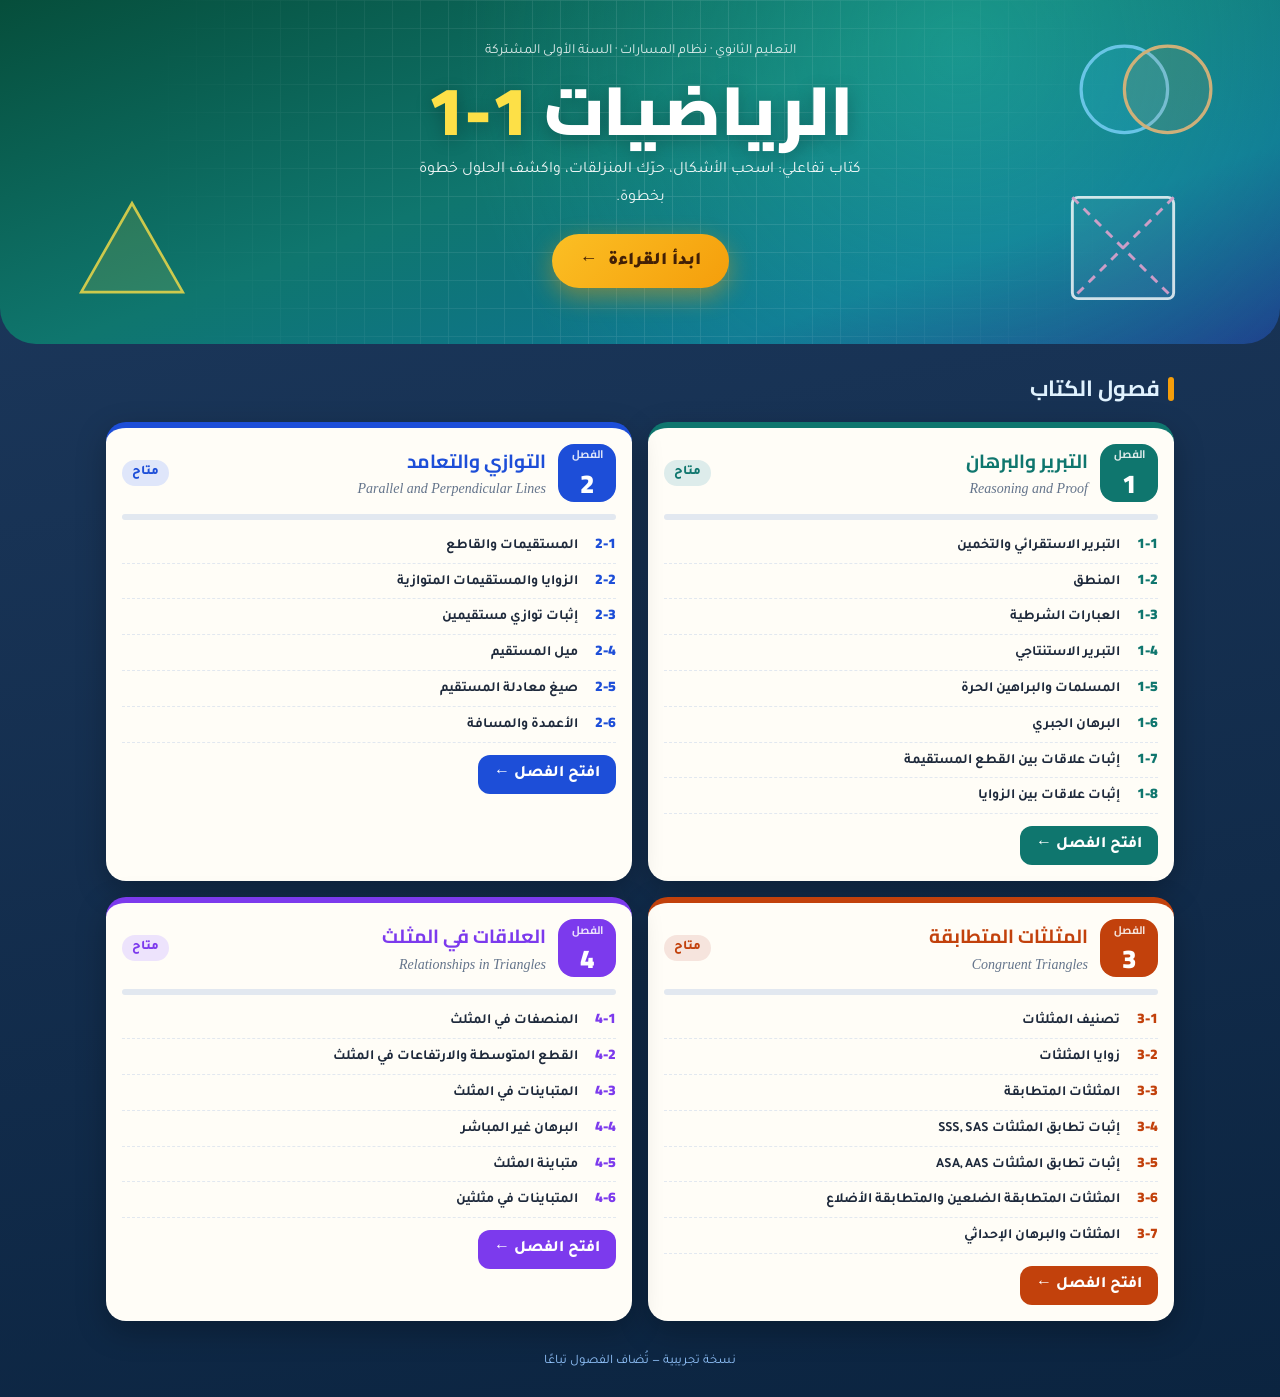
<file: index.html>
<!doctype html>
<html lang="ar" dir="rtl">
<head>
<meta charset="utf-8">
<meta name="viewport" content="width=device-width, initial-scale=1, viewport-fit=cover">
<meta name="theme-color" content="#064e3b">
<title>الرياضيات 1-1 — الكتاب التفاعلي</title>
<link rel="preconnect" href="https://fonts.googleapis.com">
<link rel="preconnect" href="https://fonts.gstatic.com" crossorigin>
<link href="https://fonts.googleapis.com/css2?family=Cairo:wght@600;800;900&family=Tajawal:wght@400;500;700;800&display=swap" rel="stylesheet">
<link rel="stylesheet" href="css/home.css">
</head>
<body>

<header class="hero">
  <div class="hero-grid" aria-hidden="true"></div>
  <svg class="hs h1" viewBox="0 0 104 92" aria-hidden="true"><polygon points="4,88 52,4 100,88" fill="rgba(253,224,71,.16)" stroke="#fde047" stroke-width="2.5"/></svg>
  <svg class="hs h2" viewBox="0 0 110 76" aria-hidden="true"><circle cx="38" cy="38" r="34" fill="rgba(56,189,248,.16)" stroke="#7dd3fc" stroke-width="2.5"/><circle cx="72" cy="38" r="34" fill="rgba(251,146,60,.14)" stroke="#fdba74" stroke-width="2.5"/></svg>
  <svg class="hs h3" viewBox="0 0 76 76" aria-hidden="true"><rect x="3" y="3" width="70" height="70" rx="4" fill="rgba(255,255,255,.06)" stroke="#fff" stroke-width="2"/><line x1="3" y1="3" x2="73" y2="73" stroke="#f9a8d4" stroke-width="2" stroke-dasharray="6 5"/><line x1="73" y1="3" x2="3" y2="73" stroke="#f9a8d4" stroke-width="2" stroke-dasharray="6 5"/></svg>
  <div class="hero-in">
    <div class="eyebrow">التعليم الثانوي · نظام المسارات · السنة الأولى المشتركة</div>
    <h1>الرياضيات <span>1-1</span></h1>
    <p class="lead">كتاب تفاعلي: اسحب الأشكال، حرّك المنزلقات، واكشف الحلول خطوة بخطوة.</p>
    <a class="continue" id="continue" href="chapter-1.html">ابدأ القراءة <span>←</span></a>
  </div>
</header>

<main class="wrap">
  <h2 class="title">فصول الكتاب</h2>
  <div class="chapters" id="chapters"></div>
</main>

<footer class="foot">نسخة تجريبية — تُضاف الفصول تباعًا</footer>

<script>
/* ===== Chapter list. To publish a new chapter: set its `file` (and lessons' `live: true`). ===== */
const CHAPTERS = [
  { no: 1, title: 'التبرير والبرهان', en: 'Reasoning and Proof', color: '#0f766e', file: 'chapter-1.html',
    lessons: [['1-1', 'التبرير الاستقرائي والتخمين', true], ['1-2', 'المنطق', true], ['1-3', 'العبارات الشرطية', true], ['1-4', 'التبرير الاستنتاجي', true], ['1-5', 'المسلمات والبراهين الحرة', true], ['1-6', 'البرهان الجبري', true], ['1-7', 'إثبات علاقات بين القطع المستقيمة', true], ['1-8', 'إثبات علاقات بين الزوايا', true]] },
  { no: 2, title: 'التوازي والتعامد', en: 'Parallel and Perpendicular Lines', color: '#1d4ed8', file: 'chapter-2.html',
    lessons: [['2-1', 'المستقيمات والقاطع', true], ['2-2', 'الزوايا والمستقيمات المتوازية', true], ['2-3', 'إثبات توازي مستقيمين', true], ['2-4', 'ميل المستقيم', true], ['2-5', 'صيغ معادلة المستقيم', true], ['2-6', 'الأعمدة والمسافة', true]] },
  { no: 3, title: 'المثلثات المتطابقة', en: 'Congruent Triangles', color: '#c2410c', file: 'chapter-3.html',
    lessons: [['3-1', 'تصنيف المثلثات', true], ['3-2', 'زوايا المثلثات', true], ['3-3', 'المثلثات المتطابقة', true], ['3-4', 'إثبات تطابق المثلثات SSS, SAS', true], ['3-5', 'إثبات تطابق المثلثات ASA, AAS', true], ['3-6', 'المثلثات المتطابقة الضلعين والمتطابقة الأضلاع', true], ['3-7', 'المثلثات والبرهان الإحداثي', true]] },
  { no: 4, title: 'العلاقات في المثلث', en: 'Relationships in Triangles', color: '#7c3aed', file: 'chapter-4.html',
    lessons: [['4-1', 'المنصفات في المثلث', true], ['4-2', 'القطع المتوسطة والارتفاعات في المثلث', true], ['4-3', 'المتباينات في المثلث', true], ['4-4', 'البرهان غير المباشر', true], ['4-5', 'متباينة المثلث', true], ['4-6', 'المتباينات في مثلثين', true]] },
];

function progress(no) {
  try {
    const max = +localStorage.getItem(`ib.ch${no}.max`) || 0, total = +localStorage.getItem(`ib.ch${no}.pages`) || 0;
    return total ? Math.min(100, Math.round(max / total * 100)) : 0;
  } catch (e) { return 0; }
}

const list = document.getElementById('chapters');
let resume = null;
CHAPTERS.forEach((ch) => {
  const live = !!ch.file, pct = live ? progress(ch.no) : 0;
  if (live && pct > 0 && pct < 100 && !resume) resume = ch;
  const el = document.createElement(live ? 'a' : 'div');
  el.className = 'chapter' + (live ? '' : ' soon');
  el.style.setProperty('--c', ch.color);
  if (live) el.href = ch.file;
  el.innerHTML = `
    <div class="ch-top">
      <div class="ch-no"><small>الفصل</small>${ch.no}</div>
      <div class="ch-name"><h3>${ch.title}</h3><i>${ch.en}</i></div>
      <span class="ch-status">${live ? (pct ? pct + '%' : 'متاح') : 'قريبًا'}</span>
    </div>
    <div class="bar"><i style="width:${pct}%"></i></div>
    <ul>${ch.lessons.map(([n, t, ok]) => `<li class="${ok ? 'ok' : ''}"><span class="ln">${n}</span>${t}${ok ? '' : ' <em>قريبًا</em>'}</li>`).join('')}</ul>
    ${live ? `<span class="go">${pct ? 'تابع القراءة' : 'افتح الفصل'} ←</span>` : ''}`;
  list.appendChild(el);
});
if (resume) {
  const c = document.getElementById('continue');
  c.href = resume.file;
  c.firstChild.textContent = `تابع: الفصل ${resume.no} `;
}
</script>
</body>
</html>
</file>
<file: css/home.css>
/* ===== Book home page (chapter index) — shares the palette of book.css ===== */
:root {
  --paper: #fffdf7; --ink: #1e293b; --muted: #64748b; --line: #e2e8f0;
  --teal: #0f766e; --orange: #f59e0b; --desk-1: #1e3a5f; --desk-2: #0b2440;
}
* { box-sizing: border-box; }
body {
  margin: 0; font-family: "Tajawal", "Cairo", "Geeza Pro", "Segoe UI", Tahoma, sans-serif; font-size: 16px; line-height: 1.7;
  color: var(--ink); background: linear-gradient(170deg, var(--desk-1), var(--desk-2)); min-height: 100dvh;
}
a { color: inherit; }

.hero {
  position: relative; overflow: hidden; color: #fff; text-align: center;
  padding: calc(40px + env(safe-area-inset-top, 0px)) 20px 56px;
  background: radial-gradient(circle at 75% 15%, rgba(45, 212, 191, .35), transparent 50%),
              linear-gradient(160deg, #064e3b 0%, #0f766e 45%, #0e7490 75%, #1e3a8a 100%);
  border-radius: 0 0 36px 36px;
}
.hero-grid {
  position: absolute; inset: 0; opacity: .14;
  background-image: linear-gradient(rgba(255,255,255,.7) 1px, transparent 1px), linear-gradient(90deg, rgba(255,255,255,.7) 1px, transparent 1px);
  background-size: 28px 28px;
  -webkit-mask-image: radial-gradient(circle at 50% 45%, #000 20%, transparent 75%); mask-image: radial-gradient(circle at 50% 45%, #000 20%, transparent 75%);
}
.hs { position: absolute; width: clamp(54px, 12vw, 110px); opacity: .8; animation: float 8s ease-in-out infinite; }
.h1 { bottom: 14%; left: 6%; }
.h2 { top: 12%; right: 5%; width: clamp(70px, 15vw, 140px); animation-delay: -3s; }
.h3 { bottom: 12%; right: 8%; animation-delay: -5s; }
@keyframes float { 50% { transform: translateY(-10px) rotate(4deg); } }
.hero-in { position: relative; max-width: 640px; margin: 0 auto; }
.eyebrow { font-size: 14px; opacity: .85; }
.hero h1 { font-family: "Cairo", sans-serif; font-weight: 900; font-size: clamp(42px, 11vw, 68px); margin: 6px 0; line-height: 1.2; text-shadow: 0 4px 18px rgba(0,0,0,.25); }
.hero h1 span { direction: ltr; display: inline-block; color: #fde047; }
.lead { opacity: .92; margin: 0 auto 22px; max-width: 460px; }
.continue {
  display: inline-flex; gap: 10px; align-items: center; text-decoration: none;
  background: linear-gradient(135deg, #fbbf24, #f59e0b); color: #422006; font-weight: 900; font-size: 18px;
  padding: 12px 28px; border-radius: 999px; box-shadow: 0 8px 24px rgba(245, 158, 11, .45); transition: transform .2s;
}
.continue:hover { transform: translateY(-2px); }

.wrap { max-width: 1100px; margin: 0 auto; padding: 26px 16px 20px; }
.title { font-family: "Cairo"; color: #e0f2fe; font-size: 22px; margin: 0 0 14px; display: flex; align-items: center; gap: 8px; }
.title::before { content: ""; width: 6px; height: 24px; border-radius: 3px; background: var(--orange); }
.chapters { display: grid; gap: 16px; grid-template-columns: 1fr; }
@media (min-width: 700px) { .chapters { grid-template-columns: 1fr 1fr; } }

.chapter {
  display: block; text-decoration: none; background: var(--paper); border-radius: 20px; padding: 16px;
  border-top: 6px solid var(--c); box-shadow: 0 10px 30px rgba(0,0,0,.25); position: relative;
  transition: transform .25s, box-shadow .25s;
}
a.chapter:hover { transform: translateY(-4px); box-shadow: 0 16px 40px rgba(0,0,0,.35); }
.chapter.soon { opacity: .72; }
.ch-top { display: flex; align-items: center; gap: 12px; }
.ch-no {
  flex: none; width: 58px; height: 58px; border-radius: 16px; background: var(--c); color: #fff;
  display: grid; place-items: center; font-family: "Cairo"; font-weight: 900; font-size: 26px; line-height: 1;
}
.ch-no small { font-size: 11px; font-weight: 700; opacity: .85; }
.ch-name { flex: 1; min-width: 0; }
.ch-name h3 { margin: 0; font-family: "Cairo"; font-size: 19px; color: var(--c); }
.ch-name i { display: block; direction: ltr; text-align: right; font-family: Georgia, serif; color: var(--muted); font-size: 14px; }
.ch-status { font-size: 13px; font-weight: 800; padding: 2px 10px; border-radius: 999px; background: color-mix(in srgb, var(--c) 14%, white); color: var(--c); }
.soon .ch-status { background: var(--line); color: var(--muted); }
.bar { height: 6px; border-radius: 6px; background: var(--line); margin: 12px 0 8px; overflow: hidden; }
.bar i { display: block; height: 100%; background: var(--c); border-radius: 6px; }
.chapter ul { list-style: none; margin: 0; padding: 0; font-size: 14px; }
.chapter li { display: flex; gap: 8px; align-items: baseline; padding: 4px 0; border-bottom: 1px dashed var(--line); color: var(--muted); }
.chapter li.ok { color: var(--ink); font-weight: 700; }
.chapter li .ln { direction: ltr; font-weight: 900; color: var(--c); min-width: 30px; font-family: "Cairo"; }
.chapter li em { font-style: normal; font-size: 11px; background: var(--line); border-radius: 999px; padding: 0 6px; margin-inline-start: auto; }
.go { display: inline-block; margin-top: 12px; background: var(--c); color: #fff; font-weight: 800; padding: 6px 16px; border-radius: 12px; }
.foot { text-align: center; color: #93c5fd; font-size: 13px; padding: 10px 16px calc(24px + env(safe-area-inset-bottom, 0px)); }
</file>
